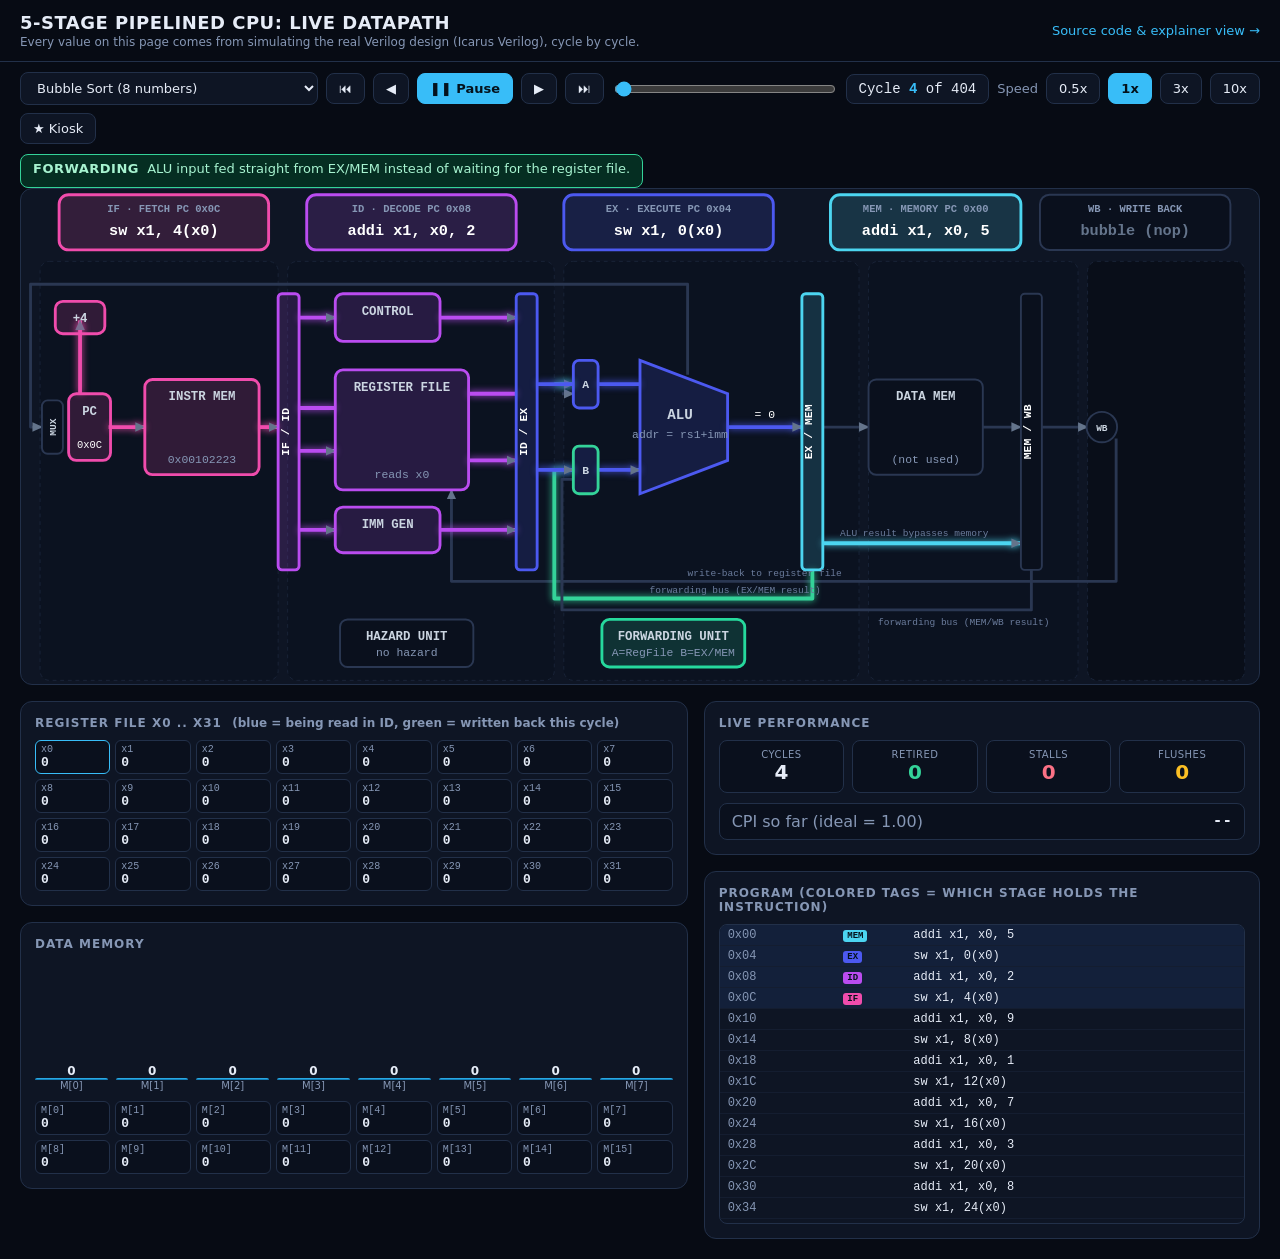
<file: visualizer/index.html>
<!DOCTYPE html>
<html lang="en">
<head>
<meta charset="UTF-8">
<meta name="viewport" content="width=device-width, initial-scale=1">
<title>CPU Datapath | 5-Stage Pipelined RISC-V Core</title>
<style>
:root{--bg:#070b14;--panel:#0e1524;--line:#223049;--dim:#2a3752;--txt:#e6ecf7;--mut:#8697b5;--cy:#38bdf8;--gr:#34d399;--am:#fbbf24;--rs:#fb7185}
*{box-sizing:border-box}
body{margin:0;background:var(--bg);color:var(--txt);font-family:Segoe UI,system-ui,sans-serif}
.mono{font-family:Consolas,Menlo,monospace}
header{display:flex;flex-wrap:wrap;gap:12px;align-items:center;justify-content:space-between;padding:12px 20px;border-bottom:1px solid var(--line)}
h1{margin:0;font-size:18px;letter-spacing:.5px}
h1 small{display:block;font-size:12px;font-weight:400;color:var(--mut);letter-spacing:0;margin-top:2px}
.bar{display:flex;flex-wrap:wrap;gap:8px;align-items:center;padding:10px 20px}
button,select{background:var(--panel);color:var(--txt);border:1px solid var(--line);border-radius:8px;padding:7px 12px;font-size:13px;cursor:pointer;font-family:inherit}
button:hover{border-color:var(--cy)}
button.on{background:var(--cy);color:#04121c;border-color:var(--cy);font-weight:700}
input[type=range]{flex:1;min-width:200px;accent-color:var(--cy)}
.cyc{padding:6px 12px;border:1px solid var(--line);border-radius:8px;background:var(--panel);font-size:14px;white-space:nowrap}
a{color:var(--cy);font-size:13px;text-decoration:none}
#banner{display:flex;gap:10px;padding:0 20px;min-height:34px;flex-wrap:wrap}
.pill{padding:6px 12px;border-radius:8px;font-size:13px;border:1px solid}
.pill b{letter-spacing:.5px}
.stall{background:#3a2a05;border-color:var(--am);color:#fde68a}
.flush{background:#3b0f1a;border-color:var(--rs);color:#fecdd3}
.fwd{background:#052e22;border-color:var(--gr);color:#a7f3d0}
.wrap{padding:0 20px 20px}
svg{width:100%;height:auto;background:var(--panel);border:1px solid var(--line);border-radius:12px;display:block}
.grid2{display:grid;grid-template-columns:1.2fr 1fr;gap:16px;margin-top:16px}
@media(max-width:1000px){.grid2{grid-template-columns:1fr}}
.card{background:var(--panel);border:1px solid var(--line);border-radius:12px;padding:14px}
.card h3{margin:0 0 10px;font-size:12px;letter-spacing:1px;text-transform:uppercase;color:var(--mut)}
.regs{display:grid;grid-template-columns:repeat(8,1fr);gap:5px}
.reg{border:1px solid var(--line);border-radius:6px;padding:3px 5px;font-size:11px;background:#0a101d;transition:background .3s,border-color .3s}
.reg i{display:block;font-style:normal;color:var(--mut);font-size:10px}
.reg b{font-size:13px}
.reg.rd{border-color:var(--cy)}
.reg.wr{background:#064e3b;border-color:var(--gr)}
.bars{display:flex;gap:8px;align-items:flex-end;height:130px;margin-bottom:10px}
.bars div{flex:1;display:flex;flex-direction:column;justify-content:flex-end;align-items:center;height:100%;font-size:12px}
.bars span{width:100%;background:linear-gradient(#38bdf8,#0369a1);border-radius:4px 4px 0 0;transition:height .05s}
.stats{display:grid;grid-template-columns:repeat(4,1fr);gap:8px}
.stat{background:#0a101d;border:1px solid var(--line);border-radius:8px;padding:8px;text-align:center}
.stat i{display:block;font-style:normal;font-size:10px;color:var(--mut);text-transform:uppercase;letter-spacing:.5px}
.stat b{font-size:20px}
.list{max-height:300px;overflow:auto;margin-top:10px;border:1px solid var(--line);border-radius:8px}
table{width:100%;border-collapse:collapse;font-size:12px}
td{padding:3px 8px;border-bottom:1px solid #141d30}
.tag{display:inline-block;font-size:9px;font-weight:800;padding:1px 4px;border-radius:3px;margin-right:3px;color:#04121c}
.kiosk body{font-size:120%}
</style>
</head>
<body>
<header>
  <h1>5-STAGE PIPELINED CPU: LIVE DATAPATH<small>Every value on this page comes from simulating the real Verilog design (Icarus Verilog), cycle by cycle.</small></h1>
  <a href="explainer.html">Source code &amp; explainer view &rarr;</a>
</header>

<div class="bar">
  <select id="prog">
    <option value="bubble_sort">Bubble Sort (8 numbers)</option>
    <option value="fibonacci">Fibonacci (10 numbers)</option>
    <option value="binary_search">Binary Search (Find 23 in sorted array)</option>
    <option value="bfs_traversal">BFS Tree Traversal (Level-Order)</option>
    <option value="dfs_traversal">DFS Tree Traversal (Pre-Order)</option>
  </select>
  <button id="first">&#9198;</button><button id="prev">&#9664;</button>
  <button id="play" class="on">&#9654; Play</button>
  <button id="next">&#9654;</button><button id="last">&#9197;</button>
  <input type="range" id="slider" min="1" value="1">
  <div class="cyc mono" id="cyc"></div>
  <span style="color:var(--mut);font-size:13px">Speed</span>
  <button class="sp" data-s="900">0.5x</button><button class="sp on" data-s="400">1x</button><button class="sp" data-s="150">3x</button><button class="sp" data-s="40">10x</button>
  <button id="kiosk">&#9733; Kiosk</button>
</div>
<div id="banner"></div>

<div class="wrap">
<svg id="dp" viewBox="0 0 1300 520" font-family="Consolas,Menlo,monospace"></svg>

<div class="grid2">
  <div>
    <div class="card"><h3>Register file x0 .. x31 &nbsp;<span style="text-transform:none;letter-spacing:0">(blue = being read in ID, green = written back this cycle)</span></h3><div class="regs" id="regs"></div></div>
    <div class="card" style="margin-top:16px"><h3>Data memory</h3><div class="bars" id="bars"></div><div class="regs" id="mem"></div></div>
  </div>
  <div>
    <div class="card"><h3>Live performance</h3>
      <div class="stats">
        <div class="stat"><i>Cycles</i><b id="s-c">0</b></div>
        <div class="stat"><i>Retired</i><b id="s-r" style="color:var(--gr)">0</b></div>
        <div class="stat"><i>Stalls</i><b id="s-s" style="color:var(--rs)">0</b></div>
        <div class="stat"><i>Flushes</i><b id="s-f" style="color:var(--am)">0</b></div>
      </div>
      <div style="margin-top:10px;display:flex;justify-content:space-between;padding:8px 12px;background:#0a101d;border:1px solid var(--line);border-radius:8px"><span style="color:var(--mut)">CPI so far (ideal = 1.00)</span><b class="mono" id="s-cpi">--</b></div>
    </div>
    <div class="card" style="margin-top:16px"><h3>Program (colored tags = which stage holds the instruction)</h3><div class="list"><table><tbody id="listing"></tbody></table></div></div>
  </div>
</div>
</div>

<script src="data/traces.js"></script>
<script>
(function(){
var T=window.CPU_TRACES;
if (!T) {
  document.body.innerHTML = '<div style="padding:40px;color:#f87171;font-family:sans-serif;text-align:center"><h2>Error: window.CPU_TRACES not found</h2><p>Make sure visualizer/data/traces.js is loaded.</p></div>';
  return;
}
var prog='bubble_sort', idx=0, playing=true, speed=400, timer=null, kiosk=false;
var NS='http://www.w3.org/2000/svg';
var $=function(id){return document.getElementById(id)};
var STG=['IF','ID','EX','MEM','WB'];
var NAMES={IF:'FETCH',ID:'DECODE',EX:'EXECUTE',MEM:'MEMORY',WB:'WRITE BACK'};
var DIM='#2a3752';

function col(pc){return 'hsl('+(((pc/4)%8)*45+190)%360+',85%,62%)';}
function hex(n,w){return '0x'+(n>>>0).toString(16).toUpperCase().padStart(w||8,'0');}
function parse(asm){
  var m=asm.match(/^(\w+)\s*(.*)$/); var op=m?m[1]:'nop';
  var xs=[]; (asm.match(/x\d+/g)||[]).forEach(function(r){xs.push(+r.slice(1));});
  if(['add','sub','and','or','slt'].indexOf(op)>=0) return {op:op,rd:xs[0],rs:[xs[1],xs[2]]};
  if(op==='addi'||op==='lw') return {op:op,rd:xs[0],rs:[xs[1]]};
  if(op==='sw') return {op:op,rd:null,rs:[xs[1],xs[0]]};
  if(op==='beq'||op==='bne') return {op:op,rd:null,rs:[xs[0],xs[1]]};
  if(op==='jal') return {op:op,rd:xs[0],rs:[]};
  return {op:op,rd:null,rs:[]};
}

/* ---------- build static SVG ---------- */
var svg=$('dp'), S='';
function R(id,x,y,w,h,label,sub,rx){
  return '<g id="'+id+'"><rect x="'+x+'" y="'+y+'" width="'+w+'" height="'+h+'" rx="'+(rx||8)+'" fill="#0a101d" stroke="'+DIM+'" stroke-width="2"/>'
   +'<text x="'+(x+w/2)+'" y="'+(y+22)+'" text-anchor="middle" fill="#cbd5e1" font-size="13" font-weight="700">'+label+'</text>'
   +'<text id="'+id+'-v" x="'+(x+w/2)+'" y="'+(y+h-12)+'" text-anchor="middle" fill="#8697b5" font-size="12">'+(sub||'')+'</text></g>';
}
function W(id,d){return '<path id="'+id+'" d="'+d+'" fill="none" stroke="'+DIM+'" stroke-width="3" stroke-linejoin="round" marker-end="url(#ar)"/>';}
S+='<defs><marker id="ar" markerUnits="userSpaceOnUse" markerWidth="12" markerHeight="12" refX="10" refY="6" orient="auto"><path d="M0,1 L11,6 L0,11 z" fill="#64748b"/></marker></defs>';
// stage backgrounds
var reg=[['IF',20,270],['ID',280,560],['EX',570,880],['MEM',890,1110],['WB',1120,1285]];
reg.forEach(function(r){S+='<rect id="bg-'+r[0]+'" x="'+r[1]+'" y="76" width="'+(r[2]-r[1])+'" height="440" rx="10" fill="#0b1220" stroke="#1a2438" stroke-dasharray="4 4"/>';});
// wires (drawn first so boxes sit on top)
S+=W('w-bypass','M842 372 L1050 372');
S+=W('w-wbback','M1150 262 L1150 412 L452 412 L452 316');
S+=W('w-fwd1','M831 400 L831 430 L560 430 L560 295 L580 295 M560 205 L580 205');
S+=W('w-fwd2','M1061 400 L1061 442 L568 442 L568 305 L580 305 M568 215 L580 215');
S+=W('w-branch','M700 195 L700 100 L10 100 L10 250 L22 250');
S+=W('w-pc-imem','M92 250 L130 250');
S+=W('w-imem-ifid','M250 250 L270 250');
S+=W('w-ifid-rf','M292 230 L330 230 M292 275 L330 275');
S+=W('w-ifid-ctl','M292 135 L330 135');
S+=W('w-ifid-imm','M292 358 L330 358');
S+=W('w-rf-idex','M470 215 L520 215 M470 285 L520 285');
S+=W('w-imm-idex','M440 358 L520 358');
S+=W('w-ctl-idex','M440 135 L520 135');
S+=W('w-idex-mux','M542 205 L580 205 M542 295 L580 295');
S+=W('w-mux-alu','M606 205 L650 205 M606 295 L650 295');
S+=W('w-alu-exmem','M742 250 L820 250');
S+=W('w-exmem-dmem','M842 250 L890 250');
S+=W('w-dmem-memwb','M1010 250 L1050 250');
S+=W('w-memwb-wb','M1072 250 L1120 250');
S+=W('w-pc4','M62 215 L62 160 L62 138');
// blocks
S+=R('b-pcmux',22,222,22,56,'','',6);
S+='<text x="33" y="254" text-anchor="middle" fill="#cbd5e1" font-size="10" font-weight="700" transform="rotate(-90 33 250)">MUX</text>';
S+=R('b-pc',50,215,44,70,'PC','',8);
S+=R('b-add',36,118,52,34,'+4','',8);
S+=R('b-imem',130,200,120,100,'INSTR MEM','',8);
S+=R('b-ifid',270,110,22,290,'','',4);
S+='<text x="281" y="255" text-anchor="middle" fill="#fff" font-size="12" font-weight="800" transform="rotate(-90 281 255)">IF / ID</text>';
S+=R('b-ctl',330,110,110,50,'CONTROL','',8);
S+=R('b-rf',330,190,140,126,'REGISTER FILE','',8);
S+=R('b-imm',330,334,110,48,'IMM GEN','',8);
S+=R('b-haz',335,452,140,50,'HAZARD UNIT','',8);
S+=R('b-idex',520,110,22,290,'','',4);
S+='<text x="531" y="255" text-anchor="middle" fill="#fff" font-size="12" font-weight="800" transform="rotate(-90 531 255)">ID / EX</text>';
S+=R('b-muxa',580,180,26,50,'','',6);
S+=R('b-muxb',580,270,26,50,'','',6);
S+='<text x="593" y="209" text-anchor="middle" fill="#cbd5e1" font-size="12" font-weight="800">A</text><text x="593" y="299" text-anchor="middle" fill="#cbd5e1" font-size="12" font-weight="800">B</text>';
S+='<polygon id="b-alu" points="650,180 742,215 742,285 650,320" fill="#0a101d" stroke="'+DIM+'" stroke-width="2"/>';
S+='<text x="692" y="242" text-anchor="middle" fill="#cbd5e1" font-size="15" font-weight="800">ALU</text><text id="alu-op" x="692" y="262" text-anchor="middle" fill="#8697b5" font-size="12"></text>';
S+=R('b-fwd',610,452,150,50,'FORWARDING UNIT','',8);
S+=R('b-exmem',820,110,22,290,'','',4);
S+='<text x="831" y="255" text-anchor="middle" fill="#fff" font-size="12" font-weight="800" transform="rotate(-90 831 255)">EX / MEM</text>';
S+=R('b-dmem',890,200,120,100,'DATA MEM','',8);
S+=R('b-memwb',1050,110,22,290,'','',4);
S+='<text x="1061" y="255" text-anchor="middle" fill="#fff" font-size="12" font-weight="800" transform="rotate(-90 1061 255)">MEM / WB</text>';
S+='<circle id="b-wb" cx="1135" cy="250" r="16" fill="#0a101d" stroke="'+DIM+'" stroke-width="2"/><text x="1135" y="254" text-anchor="middle" fill="#cbd5e1" font-size="10" font-weight="800">WB</text>';
// value labels
S+='<text id="t-pc" x="72" y="272" text-anchor="middle" fill="#fff" font-size="11"></text>';
S+='<text id="t-fwd-label" x="800" y="456" fill="#8697b5" font-size="11"></text>';
S+='<text id="t-alu" x="781" y="240" text-anchor="middle" fill="#fff" font-size="12"></text>';
S+='<text id="t-wb" x="1150" y="395" text-anchor="middle" fill="#fff" font-size="12"></text>';
S+='<text id="t-br" x="360" y="92" fill="#fecdd3" font-size="12"></text>';
S+='<text x="660" y="424" fill="#6b7c9c" font-size="10">forwarding bus (EX/MEM result)</text>';
S+='<text x="900" y="458" fill="#6b7c9c" font-size="10">forwarding bus (MEM/WB result)</text>';
S+='<text x="700" y="406" fill="#6b7c9c" font-size="10" transform="translate(0,0)">write-back to register file</text>';
S+='<text x="860" y="364" fill="#6b7c9c" font-size="10">ALU result bypasses memory</text>';
// chips
var chips={IF:[40,220],ID:[300,220],EX:[570,220],MEM:[850,200],WB:[1070,200]};
STG.forEach(function(s){var c=chips[s];
  S+='<g id="chip-'+s+'"><rect x="'+c[0]+'" y="6" width="'+c[1]+'" height="58" rx="10" fill="#0a101d" stroke="'+DIM+'" stroke-width="2.5"/>'
   +'<text id="chl-'+s+'" x="'+(c[0]+c[1]/2)+'" y="24" text-anchor="middle" fill="#8697b5" font-size="11" font-weight="700"></text>'
   +'<text id="cha-'+s+'" x="'+(c[0]+c[1]/2)+'" y="48" text-anchor="middle" fill="#fff" font-size="16" font-weight="800"></text>'
   +'<text id="chx-'+s+'" x="'+(c[0]+c[1]/2)+'" y="24" text-anchor="middle" fill="#fb7185" font-size="12" font-weight="900" opacity="0"></text></g>';
});
svg.innerHTML=S;
var el=function(id){return document.getElementById(id)};

/* ---------- register / memory / listing grids ---------- */
var rg=$('regs'); var rh='';
for(var r=0;r<32;r++) rh+='<div class="reg mono" id="r'+r+'"><i>x'+r+'</i><b>0</b></div>';
rg.innerHTML=rh;
var mh='';for(var m=0;m<16;m++) mh+='<div class="reg mono" id="m'+m+'"><i>M['+m+']</i><b>0</b></div>';
$('mem').innerHTML=mh;
var bh='';for(var b=0;b<8;b++) bh+='<div><b id="bv'+b+'">0</b><span id="bb'+b+'" style="height:2px"></span><i style="font-size:10px;color:#8697b5;font-style:normal">M['+b+']</i></div>';
$('bars').innerHTML=bh;

function setProg(p){
  prog=p; idx=0; var N=T[p].cycles.length; $('slider').max=N; $('slider').value=1;
  var h=''; T[p].program.forEach(function(ins,i){h+='<tr id="l'+i+'"><td class="mono" style="color:#8697b5">'+hex(ins.pc,2)+'</td><td class="mono" id="lt'+i+'" style="width:70px"></td><td class="mono">'+ins.asm+'</td></tr>';});
  $('listing').innerHTML=h; render();
}

function stroke(id,c,w){var e=el(id); if(!e)return; var t=e.tagName==='g'?e.firstChild:e; t.setAttribute('stroke',c); if(w) t.setAttribute('stroke-width',w);}
function fill(id,c){var e=el(id); var t=e.tagName==='g'?e.firstChild:e; t.setAttribute('fill',c);}
function wire(ids,c,on){ids.forEach(function(id){var e=el(id); e.setAttribute('stroke',on?c:DIM); e.setAttribute('stroke-width',on?4:3); e.style.filter=on?'drop-shadow(0 0 4px '+c+')':'none';});}
function glow(id,c,on){var e=el(id);var t=e.tagName==='g'?e.firstChild:e; t.setAttribute('stroke',on?c:DIM); t.setAttribute('fill',on?c.replace('hsl','hsla').replace(')',',0.16)'):'#0a101d'); t.setAttribute('stroke-width',on?3:2);}

var cum=null;
function buildCum(){ // cumulative stats per cycle
  var a=[],r=0,s=0,f=0;
  T[prog].cycles.forEach(function(c){ if(!c.stages.WB.bubble) r++; s+=c.stall; f+=c.flush; a.push([r,s,f]); });
  cum=a;
}

function render(){
  var tr=T[prog]; if(!cum||cum.prog!==prog){buildCum(); cum.prog=prog;}
  var c=tr.cycles[idx], N=tr.cycles.length, st=c.stages;
  $('slider').value=idx+1; $('cyc').innerHTML='Cycle <b style="color:#38bdf8">'+c.cycle+'</b> of '+N;
  var info={}, colr={};
  STG.forEach(function(s){
    var x=st[s]; info[s]=parse(x.asm); colr[s]=x.bubble?DIM:col(x.pc);
    var on=!x.bubble;
    el('chl-'+s).textContent=s+' · '+NAMES[s]+(on?'  PC '+hex(x.pc,2):'');
    el('cha-'+s).textContent=on?x.asm:'bubble (nop)';
    el('cha-'+s).setAttribute('fill',on?'#fff':'#64748b');
    glow('chip-'+s,colr[s],on);
    el('bg-'+s).setAttribute('fill',on?'#0b1220':'#090e19');
    el('chx-'+s).setAttribute('opacity',0); el('chl-'+s).setAttribute('opacity',1);
  });
  var IF=!st.IF.bubble, ID=!st.ID.bubble, EX=!st.EX.bubble, MEM=!st.MEM.bubble, WB=!st.WB.bubble;
  // IF
  glow('b-pc',colr.IF,IF); glow('b-imem',colr.IF,IF); glow('b-add',colr.IF,IF); glow('b-pcmux',colr.IF,IF);
  wire(['w-pc-imem','w-imem-ifid','w-pc4'],colr.IF,IF);
  el('t-pc').textContent=hex(st.IF.pc,2); el('b-imem-v').textContent=hex(parseInt(st.IF.hex,16));
  // ID
  glow('b-ifid',colr.ID,ID); glow('b-rf',colr.ID,ID); glow('b-ctl',colr.ID,ID); glow('b-imm',colr.ID,ID);
  wire(['w-ifid-rf','w-ifid-ctl','w-ifid-imm','w-rf-idex','w-imm-idex','w-ctl-idex'],colr.ID,ID);
  var rs=info.ID.rs.filter(function(v){return v!==undefined;});
  el('b-rf-v').textContent=ID&&rs.length?'reads '+rs.map(function(v){return 'x'+v}).join(', '):'';
  // EX
  glow('b-idex',colr.EX,EX); glow('b-alu',colr.EX,EX); glow('b-muxa',colr.EX,EX); glow('b-muxb',colr.EX,EX);
  wire(['w-idex-mux','w-mux-alu','w-alu-exmem'],colr.EX,EX);
  el('alu-op').textContent=EX?(info.EX.op==='lw'||info.EX.op==='sw'?'addr = rs1+imm':info.EX.op==='beq'||info.EX.op==='bne'?'compare':info.EX.op):'';
  el('t-alu').textContent=EX?'= '+(c.alu_result|0):'';
  // MEM
  glow('b-exmem',colr.MEM,MEM); glow('b-dmem',colr.MEM,MEM&&(info.MEM.op==='lw'||info.MEM.op==='sw'));
  var isMem=MEM&&(info.MEM.op==='lw'||info.MEM.op==='sw');
  el('b-dmem-v').textContent=isMem?(info.MEM.op==='lw'?'READ':'WRITE'):(MEM?'(not used)':'');
  wire(['w-exmem-dmem'],colr.MEM,isMem);
  wire(['w-bypass'],colr.MEM,MEM&&!isMem);
  wire(['w-dmem-memwb'],colr.MEM,isMem&&info.MEM.op==='lw');
  // WB
  glow('b-memwb',colr.WB,WB); 
  var wr=c.wb.write&&WB;
  glow('b-wb',colr.WB,WB); wire(['w-memwb-wb'],colr.WB,WB);
  wire(['w-wbback'],colr.WB,wr);
  el('t-wb').textContent=wr?('x'+c.wb.reg+' ← '+(c.wb.data|0)):'';
  // forwarding
  var fa=c.fwd_a,fb=c.fwd_b, nm={0:'RegFile',2:'EX/MEM',1:'MEM/WB'};
  var f1=(fa===2||fb===2), f2=(fa===1||fb===1);
  wire(['w-fwd1'],'#34d399',f1); wire(['w-fwd2'],'#34d399',f2);
  glow('b-fwd','hsl(160,70%,50%)',f1||f2);
  el('b-fwd-v').textContent=(f1||f2)?('A='+nm[fa]+'  B='+nm[fb]):'no forwarding';
  if(f1||f2) {stroke('b-muxa',fa?'#34d399':colr.EX); stroke('b-muxb',fb?'#34d399':colr.EX);}
  // hazard
  var stall=c.stall===1;
  glow('b-haz','hsl(40,95%,55%)',stall);
  el('b-haz-v').textContent=stall?'STALL: load-use':'no hazard';
  if(stall){
    stroke('b-pc','#fbbf24',4); stroke('b-ifid','#fbbf24',4); stroke('b-imem','#fbbf24',4);
    el('chx-IF').textContent='❄ FROZEN'; el('chx-IF').setAttribute('fill','#fbbf24'); el('chx-IF').setAttribute('opacity',1); el('chl-IF').setAttribute('opacity',0);
    el('chx-ID').textContent='❄ HELD'; el('chx-ID').setAttribute('fill','#fbbf24'); el('chx-ID').setAttribute('opacity',1); el('chl-ID').setAttribute('opacity',0);
  }
  // flush
  var fl=c.flush===1;
  wire(['w-branch'],'#fb7185',fl);
  glow('b-pcmux','hsl(350,90%,65%)',fl);
  el('t-br').textContent=fl?('branch taken → new PC = '+hex(c.branch_target,2)):'';
  if(fl){
    ['IF','ID'].forEach(function(s){el('chx-'+s).textContent='✖ FLUSHED';el('chx-'+s).setAttribute('fill','#fb7185');el('chx-'+s).setAttribute('opacity',1);el('chl-'+s).setAttribute('opacity',0);stroke('chip-'+s,'#fb7185',3);});
  }
  // banners
  var bn='';
  if(stall) bn+='<div class="pill stall"><b>STALL</b> &nbsp;<span class="mono">'+st.ID.asm+'</span> needs data that <span class="mono">'+st.EX.asm+'</span> is still loading. IF/ID frozen, bubble inserted.</div>';
  if(fl) bn+='<div class="pill flush"><b>BRANCH TAKEN</b> &nbsp;<span class="mono">'+st.EX.asm+'</span> resolved in EX. The 2 instructions behind it were wrong-path, so both are flushed.</div>';
  if(f1||f2) bn+='<div class="pill fwd"><b>FORWARDING</b> &nbsp;ALU input fed straight from '+(f1?'EX/MEM':'')+(f1&&f2?' and ':'')+(f2?'MEM/WB':'')+' instead of waiting for the register file.</div>';
  $('banner').innerHTML=bn;
  // regs
  var rd={}; if(ID) rs.forEach(function(v){rd[v]=1;});
  for(var r=0;r<32;r++){var e=$('r'+r); e.lastChild.textContent=c.regs[r]|0; e.className='reg mono'+(wr&&c.wb.reg===r&&r!==0?' wr':(rd[r]?' rd':''));}
  var mx=Math.max.apply(null,c.mem.slice(0,8).concat([9]));
  for(var m=0;m<16;m++) $('m'+m).lastChild.textContent=c.mem[m]|0;
  for(var b=0;b<8;b++){$('bv'+b).textContent=c.mem[b]|0; $('bb'+b).style.height=(2+(c.mem[b]/mx)*100)+'px';}
  // stats
  var cu=cum[idx]; $('s-c').textContent=c.cycle; $('s-r').textContent=cu[0]; $('s-s').textContent=cu[1]; $('s-f').textContent=cu[2];
  $('s-cpi').textContent=cu[0]?(c.cycle/cu[0]).toFixed(2):'--';
  // listing
  var tags={};
  STG.forEach(function(s){if(!st[s].bubble){var i=st[s].pc/4;(tags[i]=tags[i]||[]).push(s);}});
  tr.program.forEach(function(ins,i){
    var t=(tags[i]||[]).map(function(s){return '<span class="tag" style="background:'+colr[s]+'">'+s+'</span>';}).join('');
    $('lt'+i).innerHTML=t; $('l'+i).style.background=tags[i]?'#13203a':'';
  });
  var first=null; ['WB','MEM','EX','ID','IF'].forEach(function(s){if(!st[s].bubble)first=st[s].pc/4;});
  if(first!==null){var row=$('l'+first); if(row){var box=row.parentNode.parentNode.parentNode; box.scrollTop=row.offsetTop-box.clientHeight/2;}}
}

function step(d){
  var N=T[prog].cycles.length; idx=Math.max(0,Math.min(N-1,idx+d)); render();
  if(idx>=N-1&&playing){
    if(kiosk){
      playing=false;
      setTimeout(function(){
        var all=['bubble_sort','binary_search','bfs_traversal','dfs_traversal','fibonacci'];
        var next=all[(all.indexOf(prog)+1)%all.length];
        $('prog').value=next;
        setProg(next);
        playing=true;
        sched();
      },3500);
    } else {
      pause();
    }
  }
}
function sched(){clearTimeout(timer); if(playing) timer=setTimeout(function(){if(playing){step(1);sched();}},speed);}
function play(){playing=true;$('play').innerHTML='&#10074;&#10074; Pause';$('play').classList.add('on');if(idx>=T[prog].cycles.length-1){idx=0;render();}sched();}
function pause(){playing=false;$('play').innerHTML='&#9654; Play';$('play').classList.remove('on');clearTimeout(timer);}
$('play').onclick=function(){playing?pause():play();};
$('next').onclick=function(){pause();step(1)}; $('prev').onclick=function(){pause();step(-1)};
$('first').onclick=function(){pause();idx=0;render()}; $('last').onclick=function(){pause();idx=T[prog].cycles.length-1;render()};
$('slider').oninput=function(){idx=+this.value-1;render()};
$('prog').onchange=function(){setProg(this.value);};
Array.prototype.forEach.call(document.querySelectorAll('.sp'),function(b){b.onclick=function(){speed=+b.dataset.s;Array.prototype.forEach.call(document.querySelectorAll('.sp'),function(x){x.classList.remove('on')});b.classList.add('on');if(playing)sched();};});
$('kiosk').onclick=function(){
  kiosk=!kiosk;
  this.classList.toggle('on',kiosk);
  document.documentElement.classList.toggle('kiosk',kiosk);
  if(kiosk){
    setProg('bubble_sort');
    speed=150;
    Array.prototype.forEach.call(document.querySelectorAll('.sp'),function(x){x.classList.toggle('on', x.dataset.s==='150');});
    play();
  }
};
document.addEventListener('keydown',function(e){
  if(e.key==='ArrowRight'){pause();step(1)} else if(e.key==='ArrowLeft'){pause();step(-1)} else if(e.key===' '){e.preventDefault();playing?pause():play();}});
setProg('bubble_sort'); play();
})();
</script>
</body>
</html>
</file>
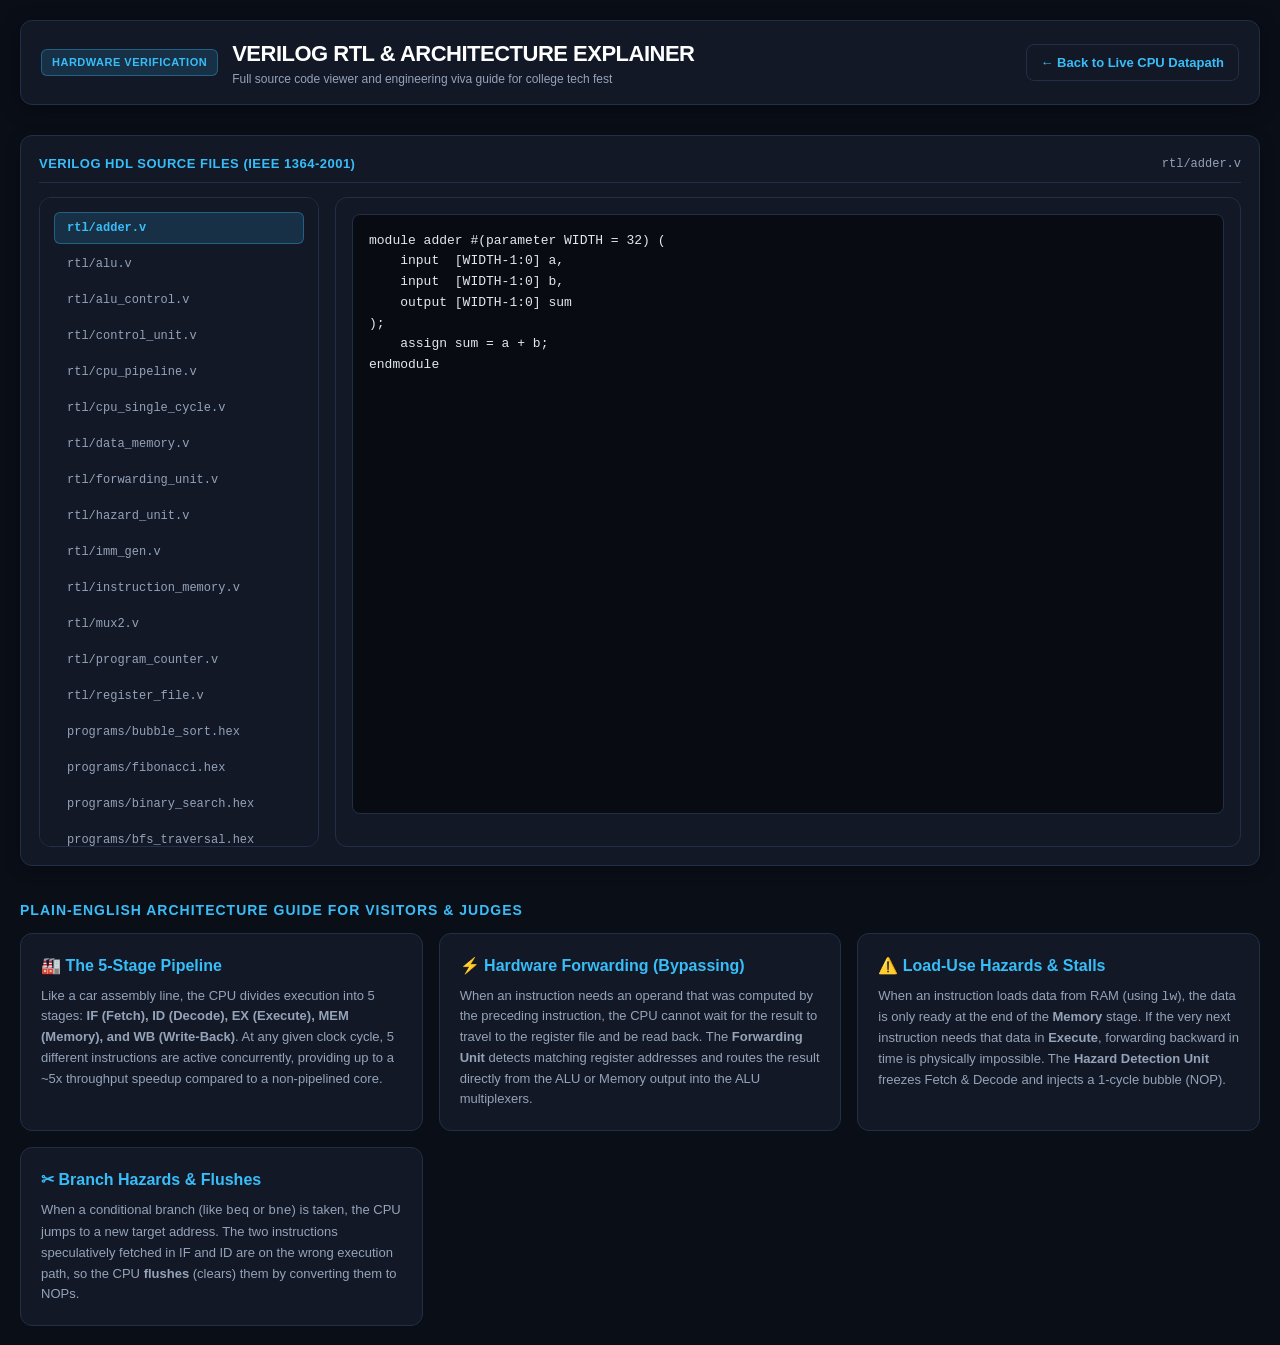
<file: visualizer/explainer.html>
<!DOCTYPE html>
<html lang="en">
<head>
  <meta charset="UTF-8">
  <meta name="viewport" content="width=device-width, initial-scale=1.0">
  <title>Verilog Source Code & Architecture Guide | CPU From Scratch</title>
  <link rel="stylesheet" href="style.css">
  <style>
    /* Clean overrides for explainer view */
    body { padding: 20px; }
    .back-btn { display: inline-flex; align-items: center; gap: 6px; color: var(--cyan); text-decoration: none; font-weight: 700; font-size: 13px; padding: 8px 14px; border: 1px solid var(--border); border-radius: 8px; background: var(--bg-card); transition: all 0.2s ease; }
    .back-btn:hover { background: #1e293b; border-color: var(--cyan); }
  </style>
</head>
<body>

  <div class="container">
    <header>
      <div class="brand">
        <span class="brand-badge">Hardware Verification</span>
        <div>
          <div class="brand-title">VERILOG RTL & ARCHITECTURE EXPLAINER</div>
          <div class="brand-sub">Full source code viewer and engineering viva guide for college tech fest</div>
        </div>
      </div>
      <a href="index.html" class="back-btn">&larr; Back to Live CPU Datapath</a>
    </header>

    <!-- Source Code Browser -->
    <section class="card-panel" style="margin-top: 14px;">
      <div class="card-title-bar">
        <span class="card-title">Verilog HDL Source Files (IEEE 1364-2001)</span>
        <span style="font-size: 12px; color: var(--text-muted); font-family: var(--font-mono);" id="current-filename">rtl/cpu_pipeline.v</span>
      </div>

      <div class="source-tab-container">
        <!-- Sidebar File List -->
        <div class="source-file-list" id="source-file-list"></div>

        <!-- Code Viewer -->
        <div class="source-viewer">
          <pre class="source-code-pre"><code id="code-content">// Loading Verilog source code...</code></pre>
        </div>
      </div>
    </section>

    <!-- Plain-English Explainer Cards -->
    <section style="margin-top: 18px;">
      <div style="font-size: 14px; font-weight: 800; text-transform: uppercase; letter-spacing: 1px; color: var(--cyan); margin-bottom: 12px;">
        Plain-English Architecture Guide for Visitors & Judges
      </div>

      <div class="explainer-container">
        <div class="explainer-card">
          <div class="explainer-title">🏭 The 5-Stage Pipeline</div>
          <p class="explainer-text">
            Like a car assembly line, the CPU divides execution into 5 stages: <strong>IF (Fetch), ID (Decode), EX (Execute), MEM (Memory), and WB (Write-Back)</strong>. At any given clock cycle, 5 different instructions are active concurrently, providing up to a ~5x throughput speedup compared to a non-pipelined core.
          </p>
        </div>

        <div class="explainer-card">
          <div class="explainer-title">⚡ Hardware Forwarding (Bypassing)</div>
          <p class="explainer-text">
            When an instruction needs an operand that was computed by the preceding instruction, the CPU cannot wait for the result to travel to the register file and be read back. The <strong>Forwarding Unit</strong> detects matching register addresses and routes the result directly from the ALU or Memory output into the ALU multiplexers.
          </p>
        </div>

        <div class="explainer-card">
          <div class="explainer-title">⚠️ Load-Use Hazards & Stalls</div>
          <p class="explainer-text">
            When an instruction loads data from RAM (using <code>lw</code>), the data is only ready at the end of the <strong>Memory</strong> stage. If the very next instruction needs that data in <strong>Execute</strong>, forwarding backward in time is physically impossible. The <strong>Hazard Detection Unit</strong> freezes Fetch & Decode and injects a 1-cycle bubble (NOP).
          </p>
        </div>

        <div class="explainer-card">
          <div class="explainer-title">✂ Branch Hazards & Flushes</div>
          <p class="explainer-text">
            When a conditional branch (like <code>beq</code> or <code>bne</code>) is taken, the CPU jumps to a new target address. The two instructions speculatively fetched in IF and ID are on the wrong execution path, so the CPU <strong>flushes</strong> (clears) them by converting them to NOPs.
          </p>
        </div>
      </div>
    </section>
  </div>

  <script src="data/sources.js"></script>
  <script>
    (function(){
      var files = window.CPU_SOURCES ? Object.keys(window.CPU_SOURCES) : [];
      var list = document.getElementById("source-file-list");
      var pre = document.getElementById("code-content");
      var title = document.getElementById("current-filename");

      if (!files.length) {
        pre.textContent = "// window.CPU_SOURCES not found in data/sources.js";
        return;
      }

      files.forEach(function(f, idx){
        var btn = document.createElement("button");
        btn.className = "source-file-btn" + (idx === 0 ? " active" : "");
        btn.textContent = f;
        btn.onclick = function(){
          document.querySelectorAll(".source-file-btn").forEach(function(b){ b.classList.remove("active"); });
          btn.classList.add("active");
          show(f);
        };
        list.appendChild(btn);
      });

      function show(f){
        title.textContent = f;
        pre.textContent = window.CPU_SOURCES[f] || "// Empty file";
      }

      show(files[0]);
    })();
  </script>
</body>
</html>
</file>
<file: visualizer/style.css>
/* ==========================================================================
   CPU-From-Scratch: 5-Stage Pipelined CPU Visualizer Stylesheet
   Pure Offline CSS - Zero External Dependencies
   ========================================================================== */

:root {
  --bg-main: #0a0e17;
  --bg-card: #121826;
  --bg-card-alt: #182236;
  --bg-input: #080b12;
  --border: #222f47;
  --border-focus: #38bdf8;
  
  --text-main: #f1f5f9;
  --text-muted: #94a3b8;
  --text-dim: #64748b;
  
  --cyan: #38bdf8;
  --emerald: #10b981;
  --amber: #f59e0b;
  --rose: #f43f5e;
  --purple: #a855f7;
  --blue: #3b82f6;

  --font-mono: "Consolas", "Cascadia Code", "Courier New", monospace;
  --font-sans: -apple-system, BlinkMacSystemFont, "Segoe UI", Roboto, Helvetica, Arial, sans-serif;
}

* {
  box-sizing: border-box;
  margin: 0;
  padding: 0;
}

body {
  background-color: var(--bg-main);
  color: var(--text-main);
  font-family: var(--font-sans);
  line-height: 1.5;
  min-height: 100vh;
  padding: 16px;
  overflow-x: hidden;
}

/* Typography & Utilities */
.mono { font-family: var(--font-mono); }
.text-cyan { color: var(--cyan); }
.text-emerald { color: var(--emerald); }
.text-amber { color: var(--amber); }
.text-rose { color: var(--rose); }
.text-purple { color: var(--purple); }
.text-muted { color: var(--text-muted); }

.container {
  max-width: 1600px;
  margin: 0 auto;
  display: flex;
  flex-direction: column;
  gap: 16px;
}

/* Header & Navigation */
header {
  background: var(--bg-card);
  border: 1px solid var(--border);
  border-radius: 12px;
  padding: 16px 20px;
  display: flex;
  flex-wrap: wrap;
  align-items: center;
  justify-content: space-between;
  gap: 16px;
  box-shadow: 0 4px 20px rgba(0, 0, 0, 0.4);
}

.brand {
  display: flex;
  align-items: center;
  gap: 14px;
}

.brand-badge {
  background: rgba(56, 189, 248, 0.15);
  color: var(--cyan);
  border: 1px solid rgba(56, 189, 248, 0.35);
  padding: 4px 10px;
  border-radius: 6px;
  font-size: 11px;
  font-weight: 700;
  text-transform: uppercase;
  letter-spacing: 0.5px;
}

.brand-title {
  font-size: 22px;
  font-weight: 800;
  color: #fff;
  letter-spacing: -0.5px;
}

.brand-sub {
  font-size: 12px;
  color: var(--text-muted);
}

.nav-tabs {
  display: flex;
  gap: 6px;
  background: var(--bg-input);
  padding: 4px;
  border-radius: 8px;
  border: 1px solid var(--border);
}

.nav-tab-btn {
  background: transparent;
  color: var(--text-muted);
  border: none;
  padding: 8px 16px;
  border-radius: 6px;
  font-size: 13px;
  font-weight: 600;
  cursor: pointer;
  transition: all 0.2s ease;
}

.nav-tab-btn:hover {
  color: #fff;
  background: rgba(255, 255, 255, 0.05);
}

.nav-tab-btn.active {
  background: var(--cyan);
  color: #04101e;
  font-weight: 700;
  box-shadow: 0 2px 8px rgba(56, 189, 248, 0.3);
}

.header-actions {
  display: flex;
  align-items: center;
  gap: 12px;
}

.program-select {
  background: var(--bg-input);
  color: var(--text-main);
  border: 1px solid var(--border);
  padding: 8px 14px;
  border-radius: 8px;
  font-size: 13px;
  font-weight: 600;
  cursor: pointer;
  outline: none;
}

.program-select:focus {
  border-color: var(--cyan);
}

.btn-kiosk {
  background: rgba(168, 85, 247, 0.15);
  color: var(--purple);
  border: 1px solid rgba(168, 85, 247, 0.4);
  padding: 8px 14px;
  border-radius: 8px;
  font-size: 13px;
  font-weight: 700;
  cursor: pointer;
  display: flex;
  align-items: center;
  gap: 6px;
  transition: all 0.2s ease;
}

.btn-kiosk:hover {
  background: rgba(168, 85, 247, 0.25);
  border-color: var(--purple);
}

.btn-kiosk.active {
  background: var(--purple);
  color: #fff;
  box-shadow: 0 0 16px rgba(168, 85, 247, 0.5);
}

/* Playback Control Deck */
.control-deck {
  background: var(--bg-card);
  border: 1px solid var(--border);
  border-radius: 12px;
  padding: 14px 20px;
  display: flex;
  flex-wrap: wrap;
  align-items: center;
  justify-content: space-between;
  gap: 16px;
  box-shadow: 0 4px 15px rgba(0, 0, 0, 0.25);
}

.playback-buttons {
  display: flex;
  align-items: center;
  gap: 8px;
}

.btn-control {
  background: var(--bg-card-alt);
  color: var(--text-main);
  border: 1px solid var(--border);
  padding: 8px 14px;
  border-radius: 8px;
  font-size: 13px;
  font-weight: 700;
  cursor: pointer;
  display: inline-flex;
  align-items: center;
  gap: 6px;
  transition: all 0.15s ease;
}

.btn-control:hover {
  background: #22304d;
  border-color: var(--border-focus);
}

.btn-play-pause {
  background: var(--cyan);
  color: #04101e;
  border-color: var(--cyan);
  font-weight: 800;
  padding: 8px 18px;
  box-shadow: 0 0 12px rgba(56, 189, 248, 0.4);
}

.btn-play-pause:hover {
  background: #7dd3fc;
  border-color: #7dd3fc;
}

.scrubber-group {
  flex: 1;
  min-width: 250px;
  display: flex;
  align-items: center;
  gap: 14px;
}

.scrubber-slider {
  flex: 1;
  height: 8px;
  border-radius: 4px;
  background: var(--bg-input);
  outline: none;
  accent-color: var(--cyan);
  cursor: pointer;
}

.cycle-counter-badge {
  background: var(--bg-input);
  border: 1px solid var(--border);
  padding: 6px 14px;
  border-radius: 8px;
  font-size: 14px;
  font-weight: 700;
  white-space: nowrap;
}

.speed-control {
  display: flex;
  align-items: center;
  gap: 8px;
  font-size: 12px;
  font-weight: 600;
  color: var(--text-muted);
}

.speed-btn {
  background: var(--bg-input);
  color: var(--text-muted);
  border: 1px solid var(--border);
  padding: 4px 10px;
  border-radius: 6px;
  font-size: 12px;
  font-weight: 700;
  cursor: pointer;
  font-family: var(--font-mono);
}

.speed-btn.active {
  background: #1e3a5f;
  color: var(--cyan);
  border-color: var(--cyan);
}

/* Event Banners (Stall / Flush) */
.event-banners {
  display: flex;
  flex-direction: column;
  gap: 8px;
}

.banner {
  padding: 10px 16px;
  border-radius: 8px;
  font-size: 13px;
  font-weight: 700;
  display: flex;
  align-items: center;
  justify-content: space-between;
  animation: bannerFade 0.3s ease-in-out;
}

.banner-stall {
  background: rgba(244, 63, 94, 0.15);
  border: 1px solid rgba(244, 63, 94, 0.4);
  color: #fecdd3;
}

.banner-flush {
  background: rgba(245, 158, 11, 0.15);
  border: 1px solid rgba(245, 158, 11, 0.4);
  color: #fef3c7;
}

.banner-tag {
  padding: 3px 8px;
  border-radius: 4px;
  font-size: 11px;
  font-weight: 800;
  text-transform: uppercase;
}

.banner-stall .banner-tag { background: var(--rose); color: #fff; }
.banner-flush .banner-tag { background: var(--amber); color: #000; }

@keyframes bannerFade {
  from { opacity: 0; transform: translateY(-4px); }
  to { opacity: 1; transform: translateY(0); }
}

/* PIPELINE DIAGRAM: 5 BIG STAGES */
.pipeline-section {
  background: var(--bg-card);
  border: 1px solid var(--border);
  border-radius: 12px;
  padding: 20px;
  box-shadow: 0 4px 20px rgba(0, 0, 0, 0.3);
}

.pipeline-header {
  display: flex;
  justify-content: space-between;
  align-items: center;
  margin-bottom: 16px;
}

.pipeline-title {
  font-size: 14px;
  font-weight: 800;
  text-transform: uppercase;
  letter-spacing: 1px;
  color: var(--cyan);
}

.pipeline-grid {
  display: grid;
  grid-template-columns: repeat(5, 1fr);
  gap: 14px;
  position: relative;
}

.stage-card {
  background: var(--bg-card-alt);
  border: 2px solid var(--border);
  border-radius: 12px;
  padding: 16px;
  display: flex;
  flex-direction: column;
  justify-content: space-between;
  min-height: 190px;
  position: relative;
  transition: all 0.25s cubic-bezier(0.4, 0, 0.2, 1);
  box-shadow: 0 4px 12px rgba(0, 0, 0, 0.2);
}

.stage-card.is-bubble {
  border-style: dashed;
  border-color: #2b3954;
  background: rgba(18, 24, 38, 0.5);
  opacity: 0.65;
}

.stage-card.is-frozen {
  border-color: var(--rose);
  box-shadow: 0 0 15px rgba(244, 63, 94, 0.3);
}

.stage-card.is-flushed {
  border-color: var(--amber);
  box-shadow: 0 0 15px rgba(245, 158, 11, 0.3);
}

.stage-top {
  display: flex;
  justify-content: space-between;
  align-items: center;
  padding-bottom: 10px;
  border-bottom: 1px solid rgba(255, 255, 255, 0.08);
}

.stage-name {
  font-size: 12px;
  font-weight: 800;
  letter-spacing: 1px;
}

.stage-badge {
  font-size: 11px;
  font-family: var(--font-mono);
  padding: 2px 6px;
  border-radius: 4px;
  background: rgba(255, 255, 255, 0.08);
  color: var(--text-muted);
}

.stage-body {
  margin: 12px 0;
}

.stage-asm {
  font-family: var(--font-mono);
  font-size: 16px;
  font-weight: 700;
  color: #fff;
  word-break: break-word;
  line-height: 1.3;
}

.stage-hex {
  font-family: var(--font-mono);
  font-size: 11px;
  color: var(--text-dim);
  margin-top: 4px;
}

.stage-meta {
  font-size: 11px;
  color: var(--text-muted);
  border-top: 1px solid rgba(255, 255, 255, 0.08);
  padding-top: 8px;
  display: flex;
  justify-content: space-between;
}

/* Forwarding Highway / Laser Indicators */
.forwarding-highway {
  margin-top: 14px;
  padding: 10px 14px;
  background: var(--bg-input);
  border: 1px solid var(--border);
  border-radius: 8px;
  display: flex;
  flex-wrap: wrap;
  align-items: center;
  gap: 12px;
  font-size: 12px;
  font-family: var(--font-mono);
}

.forwarding-pill {
  padding: 4px 10px;
  border-radius: 6px;
  font-weight: 700;
  display: inline-flex;
  align-items: center;
  gap: 6px;
}

.fwd-active {
  background: rgba(16, 185, 129, 0.2);
  color: #34d399;
  border: 1px solid rgba(16, 185, 129, 0.5);
  box-shadow: 0 0 10px rgba(16, 185, 129, 0.2);
}

.fwd-idle {
  background: rgba(255, 255, 255, 0.05);
  color: var(--text-dim);
  border: 1px solid transparent;
}

/* Middle Layout (Two Columns) */
.middle-grid {
  display: grid;
  grid-template-columns: 1.25fr 1fr;
  gap: 16px;
}

/* Memory Bar Chart Panel */
.card-panel {
  background: var(--bg-card);
  border: 1px solid var(--border);
  border-radius: 12px;
  padding: 18px;
  box-shadow: 0 4px 15px rgba(0, 0, 0, 0.25);
}

.card-title-bar {
  display: flex;
  justify-content: space-between;
  align-items: center;
  margin-bottom: 14px;
  padding-bottom: 8px;
  border-bottom: 1px solid var(--border);
}

.card-title {
  font-size: 13px;
  font-weight: 800;
  text-transform: uppercase;
  letter-spacing: 0.5px;
  color: var(--cyan);
}

.bar-chart-container {
  height: 220px;
  display: flex;
  align-items: flex-end;
  gap: 10px;
  padding: 10px 4px 4px 4px;
  background: var(--bg-input);
  border: 1px solid var(--border);
  border-radius: 8px;
  margin-bottom: 14px;
}

.bar-slot {
  flex: 1;
  height: 100%;
  display: flex;
  flex-direction: column;
  justify-content: flex-end;
  align-items: center;
  position: relative;
}

.bar-column {
  width: 100%;
  max-width: 44px;
  background: linear-gradient(180deg, var(--cyan) 0%, #0284c7 100%);
  border-radius: 6px 6px 2px 2px;
  transition: height 0.25s cubic-bezier(0.4, 0, 0.2, 1), background-color 0.2s ease;
  position: relative;
  min-height: 8px;
  box-shadow: 0 0 10px rgba(56, 189, 248, 0.25);
}

.bar-column.changed {
  background: linear-gradient(180deg, #34d399 0%, #059669 100%);
  box-shadow: 0 0 15px rgba(52, 211, 153, 0.5);
}

.bar-val-text {
  font-size: 13px;
  font-weight: 800;
  font-family: var(--font-mono);
  color: #fff;
  margin-bottom: 4px;
}

.bar-label-text {
  font-size: 11px;
  font-family: var(--font-mono);
  color: var(--text-dim);
  margin-top: 6px;
}

.mem-words-grid {
  display: grid;
  grid-template-columns: repeat(8, 1fr);
  gap: 6px;
  font-family: var(--font-mono);
  font-size: 11px;
}

.mem-cell {
  background: var(--bg-input);
  border: 1px solid var(--border);
  padding: 6px 4px;
  border-radius: 6px;
  text-align: center;
}

.mem-cell-idx { color: var(--text-dim); font-size: 9px; }
.mem-cell-val { color: var(--cyan); font-weight: 700; margin-top: 2px; }

/* Statistics Panel */
.stats-grid {
  display: grid;
  grid-template-columns: repeat(4, 1fr);
  gap: 10px;
  margin-top: 14px;
}

.stat-box {
  background: var(--bg-input);
  border: 1px solid var(--border);
  border-radius: 8px;
  padding: 12px;
  text-align: center;
}

.stat-label {
  font-size: 11px;
  color: var(--text-muted);
  text-transform: uppercase;
  font-weight: 600;
}

.stat-number {
  font-size: 24px;
  font-weight: 800;
  font-family: var(--font-mono);
  margin-top: 4px;
}

/* Program Listing Panel */
.listing-scroll {
  height: 380px;
  overflow-y: auto;
  border: 1px solid var(--border);
  border-radius: 8px;
  background: var(--bg-input);
}

.listing-table {
  width: 100%;
  border-collapse: collapse;
  font-family: var(--font-mono);
  font-size: 12px;
}

.listing-row {
  border-bottom: 1px solid rgba(255, 255, 255, 0.04);
  transition: background-color 0.15s ease;
}

.listing-row:hover {
  background: rgba(255, 255, 255, 0.03);
}

.listing-row.current-if {
  background: rgba(56, 189, 248, 0.15);
  border-left: 3px solid var(--cyan);
}

.listing-cell {
  padding: 6px 10px;
  vertical-align: middle;
}

.listing-pc {
  color: var(--text-dim);
  width: 50px;
}

.listing-hex {
  color: #64748b;
  width: 90px;
}

.listing-asm {
  color: var(--text-main);
  font-weight: 600;
}

.stage-pill-tag {
  display: inline-block;
  padding: 1px 6px;
  border-radius: 4px;
  font-size: 10px;
  font-weight: 800;
  margin-left: 4px;
}

/* Register File Panel (x0..x31) */
.regfile-grid {
  display: grid;
  grid-template-columns: repeat(8, 1fr);
  gap: 8px;
  margin-top: 10px;
}

.reg-card {
  background: var(--bg-input);
  border: 1px solid var(--border);
  border-radius: 8px;
  padding: 8px 6px;
  text-align: center;
  font-family: var(--font-mono);
  transition: all 0.2s ease;
}

.reg-card.just-written {
  background: rgba(16, 185, 129, 0.25);
  border-color: #34d399;
  box-shadow: 0 0 12px rgba(52, 211, 153, 0.4);
  transform: scale(1.04);
}

.reg-name {
  font-size: 10px;
  color: var(--text-dim);
  font-weight: 600;
}

.reg-val-dec {
  font-size: 14px;
  font-weight: 800;
  color: #fff;
  margin-top: 2px;
}

.reg-val-hex {
  font-size: 9px;
  color: var(--text-dim);
}

/* Source Code Tab */
.source-tab-container {
  display: grid;
  grid-template-columns: 280px 1fr;
  gap: 16px;
  min-height: 600px;
}

.source-file-list {
  background: var(--bg-card);
  border: 1px solid var(--border);
  border-radius: 12px;
  padding: 14px;
  display: flex;
  flex-direction: column;
  gap: 4px;
  overflow-y: auto;
  max-height: 650px;
}

.source-file-btn {
  background: transparent;
  color: var(--text-muted);
  border: 1px solid transparent;
  padding: 8px 12px;
  border-radius: 6px;
  text-align: left;
  font-family: var(--font-mono);
  font-size: 12px;
  cursor: pointer;
  transition: all 0.15s ease;
}

.source-file-btn:hover {
  background: rgba(255, 255, 255, 0.05);
  color: #fff;
}

.source-file-btn.active {
  background: rgba(56, 189, 248, 0.15);
  color: var(--cyan);
  border-color: rgba(56, 189, 248, 0.35);
  font-weight: 700;
}

.source-viewer {
  background: var(--bg-card);
  border: 1px solid var(--border);
  border-radius: 12px;
  padding: 16px;
  display: flex;
  flex-direction: column;
  overflow: hidden;
}

.source-code-pre {
  background: var(--bg-input);
  border: 1px solid var(--border);
  border-radius: 8px;
  padding: 16px;
  font-family: var(--font-mono);
  font-size: 13px;
  color: #e2e8f0;
  line-height: 1.6;
  overflow: auto;
  flex: 1;
  max-height: 600px;
  white-space: pre;
}

/* Plain English Explainer Tab */
.explainer-container {
  display: grid;
  grid-template-columns: repeat(auto-fit, minmax(320px, 1fr));
  gap: 16px;
}

.explainer-card {
  background: var(--bg-card);
  border: 1px solid var(--border);
  border-radius: 12px;
  padding: 20px;
}

.explainer-title {
  font-size: 16px;
  font-weight: 800;
  color: var(--cyan);
  margin-bottom: 8px;
  display: flex;
  align-items: center;
  gap: 8px;
}

.explainer-text {
  font-size: 13px;
  color: var(--text-muted);
  line-height: 1.6;
}

/* Kiosk Mode (Large Fonts & Auto-Rotation for Exhibition Crowds) */
body.kiosk-mode {
  padding: 24px;
}

body.kiosk-mode .stage-asm {
  font-size: 20px;
}

body.kiosk-mode .stage-card {
  min-height: 220px;
}

body.kiosk-mode .bar-val-text {
  font-size: 16px;
}

body.kiosk-mode .stat-number {
  font-size: 32px;
}

body.kiosk-mode .reg-val-dec {
  font-size: 17px;
}

/* Responsive adjustments */
@media (max-width: 1200px) {
  .middle-grid { grid-template-columns: 1fr; }
  .regfile-grid { grid-template-columns: repeat(4, 1fr); }
  .pipeline-grid { grid-template-columns: 1fr; }
}
</file>
